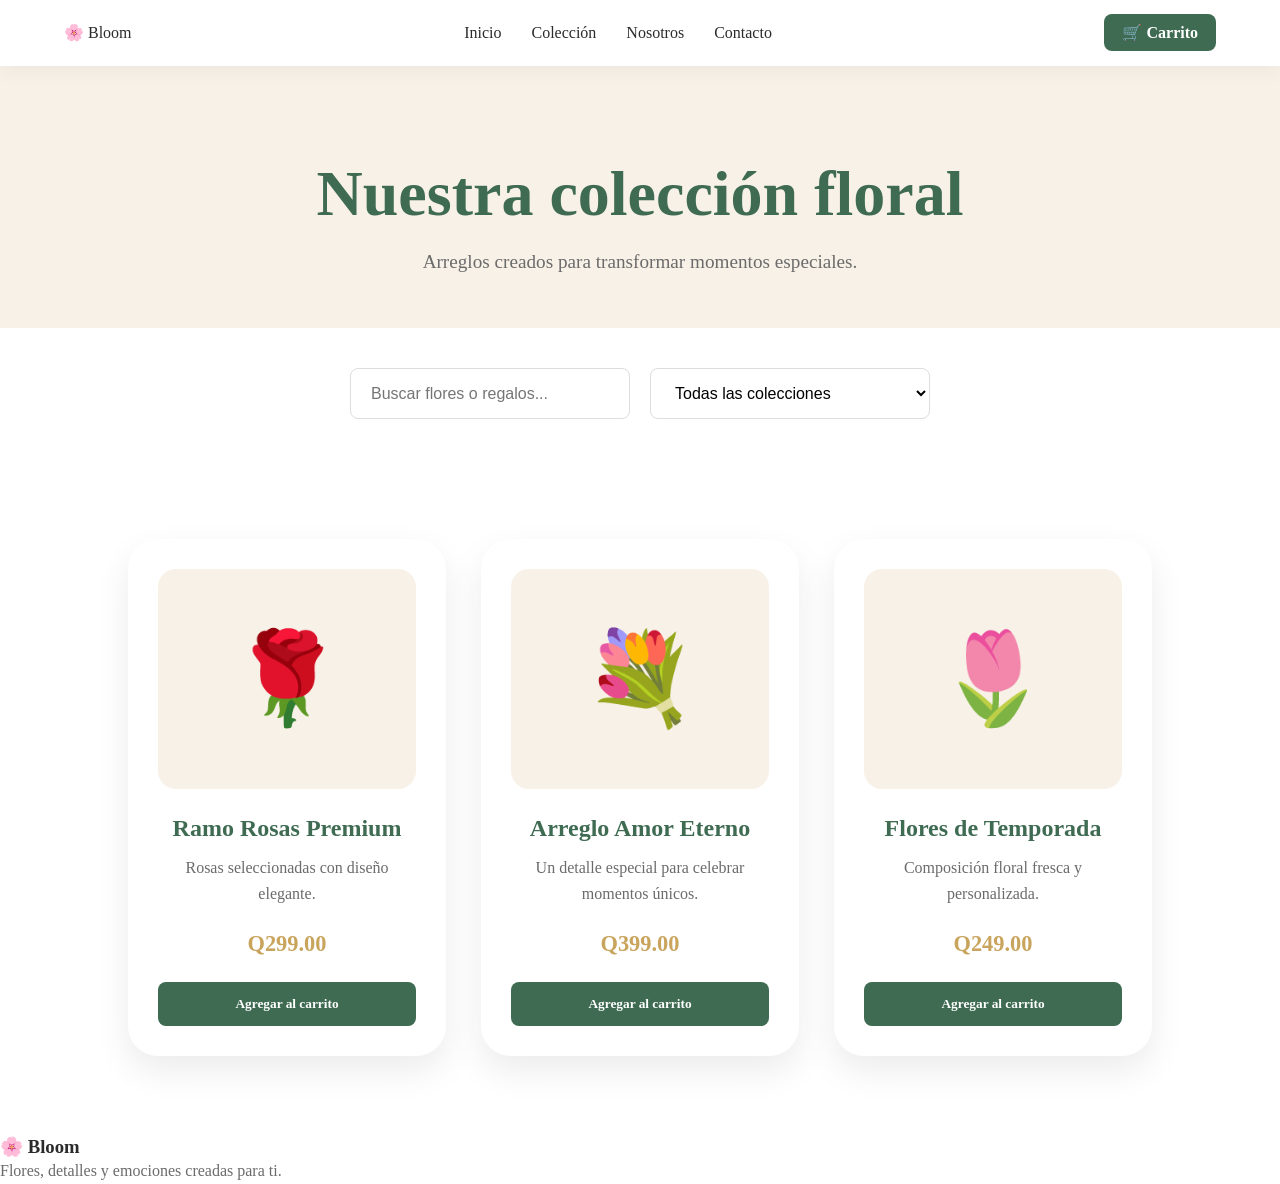
<file: tienda.html>
<!DOCTYPE html>
<html lang="es">

<head>

<meta charset="UTF-8">
<meta name="viewport" content="width=device-width, initial-scale=1.0">

<title>Tienda | Bloom</title>

<link rel="stylesheet" href="assets/css/variables.css">
<link rel="stylesheet" href="assets/css/base.css">
<link rel="stylesheet" href="assets/css/navbar.css">
<link rel="stylesheet" href="assets/css/buttons.css">
<link rel="stylesheet" href="assets/css/store.css">

</head>


<body>


<header class="navbar">

<div class="logo">
🌸 Bloom
</div>


<nav>
<a href="index.html">Inicio</a>
<a href="tienda.html">Colección</a>
<a href="nosotros.html">Nosotros</a>
<a href="contacto.html">Contacto</a>
</nav>


<div class="nav-actions">
<a href="carrito.html">
🛒 Carrito
</a>
</div>


</header>



<main>


<section class="store-header">

<h1>
Nuestra colección floral
</h1>

<p>
Arreglos creados para transformar momentos especiales.
</p>

</section>



<section class="shop-tools">


<input 
type="search"
placeholder="Buscar flores o regalos..."
>


<select>

<option>
Todas las colecciones
</option>

<option>
Ramos
</option>

<option>
Arreglos especiales
</option>

<option>
Regalos Bloom
</option>

<option>
Eventos
</option>

</select>


</section>



<section class="product-grid">



<article class="product-card">

<div class="product-image">
🌹
</div>

<h3>
Ramo Rosas Premium
</h3>

<p>
Rosas seleccionadas con diseño elegante.
</p>

<strong>
Q299.00
</strong>

<button class="btn-primary">
Agregar al carrito
</button>

</article>




<article class="product-card">

<div class="product-image">
💐
</div>

<h3>
Arreglo Amor Eterno
</h3>

<p>
Un detalle especial para celebrar momentos únicos.
</p>

<strong>
Q399.00
</strong>

<button class="btn-primary">
Agregar al carrito
</button>

</article>




<article class="product-card">

<div class="product-image">
🌷
</div>

<h3>
Flores de Temporada
</h3>

<p>
Composición floral fresca y personalizada.
</p>

<strong>
Q249.00
</strong>

<button class="btn-primary">
Agregar al carrito
</button>

</article>



</section>


</main>



<footer class="footer">

<h3>
🌸 Bloom
</h3>

<p>
Flores, detalles y emociones creadas para ti.
</p>


</footer>



</body>

</html>
</file>
<file: assets/css/variables.css>
:root {

    /* Identidad Bloom Floristería */
    --primary-color: #3E6B52;
    --secondary-color: #D9A5A5;
    --accent-color: #F8F1E7;
    --gold-color: #C9A45C;

    --background-color: #FFFFFF;
    --surface-color: #FCF8F3;

    --text-color: #2B2B2B;
    --text-light: #6B6B6B;


    /* Estados */
    --success-color: #4F8A5B;
    --danger-color: #B85C5C;


    /* Tipografía */
    --font-main: "Cormorant Garamond", "Playfair Display", Georgia, serif;


    /* Contenedor */
    --container-width: 1200px;


    /* Bordes */
    --radius-small: 8px;
    --radius-medium: 18px;
    --radius-large: 30px;


    /* Sombras */
    --shadow-soft:
    0 15px 35px rgba(0,0,0,0.08);


    /* Animaciones */
    --transition:
    all 0.35s ease;

}
</file>
<file: assets/css/base.css>
/* =========================
   BLOOM-COMMERCE
   Base Styles
========================= */


/* Reset básico */

* {
    margin: 0;
    padding: 0;
    box-sizing: border-box;
}


html {
    scroll-behavior: smooth;
}


body {

    font-family: var(--font-main);

    background: var(--background-color);

    color: var(--text-color);

    line-height: 1.6;

}


/* Contenedor general */

.container {

    width: min(90%, var(--container-width));

    margin: auto;

}


/* Textos */

h1,
h2,
h3 {

    line-height: 1.2;

    font-weight: 700;

}


h1 {

    font-size: clamp(2.5rem, 5vw, 4.5rem);

}


h2 {

    font-size: clamp(2rem, 4vw, 3rem);

}


p {

    color: var(--text-light);

}


/* Enlaces */

a {

    text-decoration: none;

    color: inherit;

    transition: var(--transition);

}


/* Botones generales */

button {

    border: none;

    cursor: pointer;

    font-family: inherit;

}


/* Imágenes */

img {

    max-width: 100%;

    display: block;

}


/* Secciones */

section {

    padding: 80px 5%;

}


/* Tarjetas */

.card {

    background: white;

    border-radius: var(--radius-medium);

    box-shadow: var(--shadow-soft);

    padding: 25px;

    transition: var(--transition);

}


.card:hover {

    transform: translateY(-5px);

}
</file>
<file: assets/css/navbar.css>
/* =========================
   BLOOM-COMMERCE
   Navbar Styles
========================= */


.navbar {

    width: 100%;

    display: flex;

    justify-content: space-between;

    align-items: center;

    padding: 20px 5%;

    background: rgba(255,255,255,0.9);

    backdrop-filter: blur(10px);

    position: sticky;

    top: 0;

    z-index: 1000;

    box-shadow: 0 4px 20px rgba(0,0,0,0.05);

}


/* Logo */

.logo {

    display: flex;

    align-items: center;

}


.logo img {

    width: 190px;

    height: auto;

    display: block;

}


/* Menú */

.navbar nav {

    display: flex;

    gap: 30px;

}


.navbar nav a {

    color: var(--text-color);

    font-weight: 500;

    position: relative;

}


.navbar nav a::after {

    content: "";

    position: absolute;

    left: 0;

    bottom: -6px;

    width: 0;

    height: 2px;

    background: var(--secondary-color);

    transition: var(--transition);

}


.navbar nav a:hover::after {

    width: 100%;

}


/* Acciones */

.nav-actions a {

    background: var(--primary-color);

    color: white;

    padding: 10px 18px;

    border-radius: var(--radius-small);

    font-weight: 600;

}


.nav-actions a:hover {

    opacity: 0.85;

}


/* Responsive */

@media(max-width:768px){


    .navbar {

        flex-direction: column;

        gap: 20px;

    }


    .navbar nav {

        flex-wrap: wrap;

        justify-content: center;

        gap: 15px;

    }

@media(max-width:768px){

    .logo img {

        width: 160px;

    }

}
}
</file>
<file: assets/css/buttons.css>
/* =========================
   BLOOM
   Button Styles
========================= */


/* Botón principal */

.btn-primary {

    display: inline-flex;

    align-items: center;

    justify-content: center;

    padding: 14px 32px;

    background: var(--primary-color);

    color: white;

    border-radius: var(--radius-small);

    font-weight: 600;

    transition: var(--transition);

}


.btn-primary:hover {

    transform: translateY(-3px);

    box-shadow: var(--shadow-soft);

}


/* Botón secundario */

.btn-secondary {

    display: inline-flex;

    align-items: center;

    justify-content: center;

    padding: 14px 32px;

    background: transparent;

    color: var(--primary-color);

    border: 2px solid var(--primary-color);

    border-radius: var(--radius-small);

    font-weight: 600;

    transition: var(--transition);

}


.btn-secondary:hover {

    background: var(--primary-color);

    color: white;

}


/* Botones generales */

.btn {

    padding: 12px 24px;

    border-radius: var(--radius-small);

    font-weight: 600;

    transition: var(--transition);

}


.btn:hover {

    transform: translateY(-2px);

}
</file>
<file: assets/css/store.css>
/* =========================
   BLOOM FLORISTERÍA
   Store Boutique Styles
========================= */


/* Encabezado */

.store-header {

    text-align: center;

    padding: 90px 5% 50px;

    background: var(--accent-color);

}


.store-header h1 {

    font-size: clamp(2.5rem,5vw,4rem);

    color: var(--primary-color);

    margin-bottom: 15px;

}


.store-header p {

    font-size: 1.2rem;

}



/* Buscador */

.shop-tools {

    display: flex;

    justify-content: center;

    gap: 20px;

    padding: 40px 5%;

    flex-wrap: wrap;

}


.shop-tools input,
.shop-tools select {

    width: 280px;

    padding: 15px 20px;

    border-radius: var(--radius-small);

    border: 1px solid #ddd;

    background: white;

    font-size: 1rem;

}



/* Grid productos */

.product-grid {

    width: min(90%, var(--container-width));

    margin: auto;

    display: grid;

    grid-template-columns: repeat(
        auto-fit,
        minmax(280px,1fr)
    );

    gap: 35px;

    padding-bottom: 80px;

}



/* Tarjeta floral */

.product-card {

    background: white;

    border-radius: var(--radius-large);

    overflow: hidden;

    padding: 30px;

    text-align: center;

    box-shadow: var(--shadow-soft);

    transition: var(--transition);

}


.product-card:hover {

    transform: translateY(-10px);

}



/* Imagen temporal */

.product-image {

    height: 220px;

    display:flex;

    align-items:center;

    justify-content:center;

    font-size: 90px;

    background: var(--accent-color);

    border-radius: var(--radius-medium);

    margin-bottom: 25px;

}



.product-card h3 {

    color: var(--primary-color);

    font-size: 1.5rem;

    margin-bottom: 12px;

}



.product-card p {

    margin-bottom: 20px;

}



.product-card strong {

    display:block;

    color: var(--gold-color);

    font-size:1.4rem;

    margin-bottom:20px;

}



/* Botón */

.product-card .btn-primary {

    width:100%;

}



/* Responsive */

@media(max-width:600px){

    .product-grid {

        grid-template-columns:1fr;

    }

}
</file>
